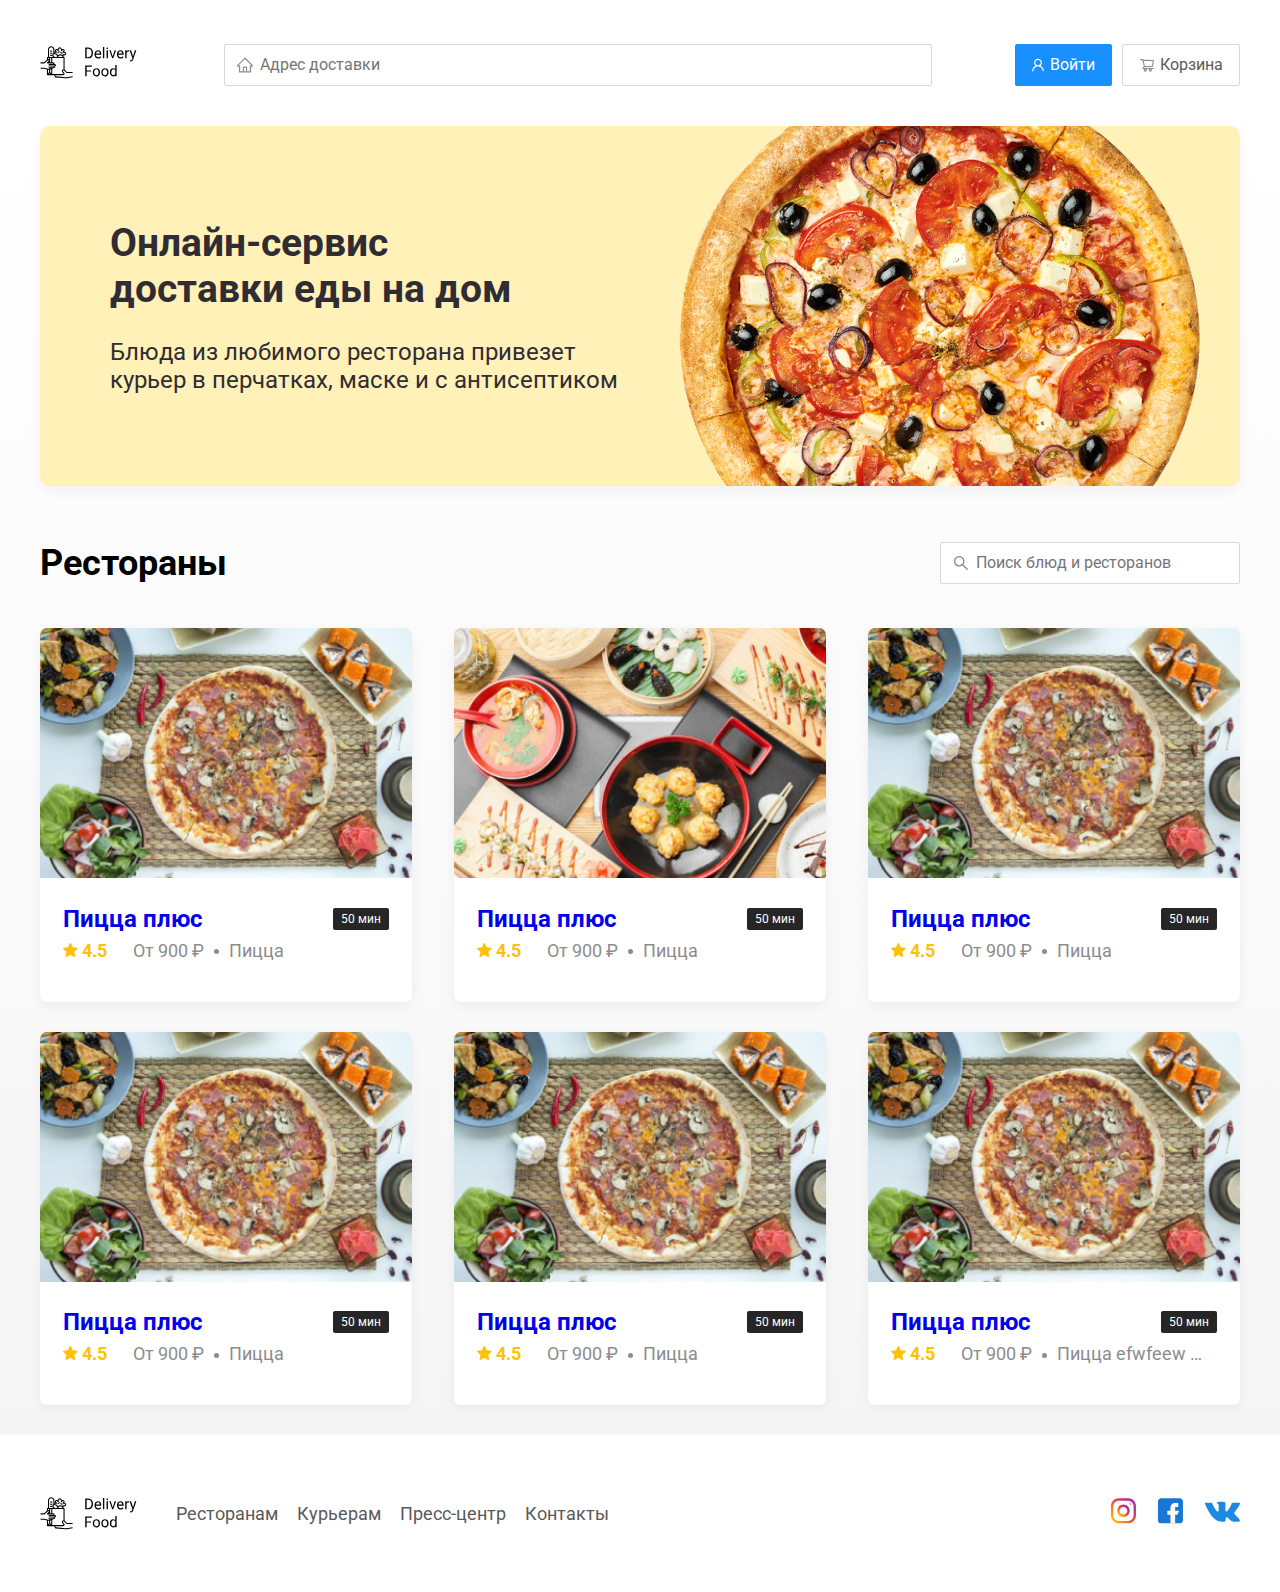
<file: index.html>
<!DOCTYPE html>
<html lang="ru">

<head>
    <meta charset="UTF-8">
    <meta name="viewport" content="width=device-width, initial-scale=1.0">
    <meta http-equiv="X-UA-Compatible" content="ie=edge">
    <title>Delivery Food - доставка еды на дом</title>
    <link href="https://fonts.googleapis.com/css?family=Roboto:400,700&display=swap&subset=cyrillic" rel="stylesheet">
    <link rel="stylesheet" href="css/normalize.css">
    <link rel="stylesheet" href="css/style.css">
</head>

<body>
    <div class="container">
        <header class="header">
            <a href="index.html" class="logo">
                    <img src="img/logo.svg" alt="logo"/> 
            </a>
            <input type="text" class="input input-address" placeholder="Адрес доставки">
            <div class="buttons">
                <button class="button button-primary">
                    <img src="img/person.svg" alt="person" class="button-icon">
                    <span class="button-text">Войти</span>
                </button>
                <button class="button">
                    <img src="img/basket.svg" alt="basket" class="button-icon">
                    <span class="button-text">Корзина</span>
                </button>
            </div>
        </header>
    </div>

    <main class="main">
        <div class="container">
                <section class="promo">
                        <h1 class="promo-title">Онлайн-сервис<br>доставки еды на дом
                        </h1>
                        <p class="promo-text">
                            Блюда из любимого ресторана привезет курьер в перчатках, маске и с антисептиком
                        </p>
            
                    </section>
            
                    <section class="restaurants">
                        <div class="section-heading">
                            <h2 class="section-title">Рестораны</h2>
                            <input type="text" class="input input-search" placeholder="Поиск блюд и ресторанов">
                        </div>
                        <div class="cards">
                            <a href="rest.html" class="card">
                                <img src="img/image.jpg" alt="image" class="card-img">
                                <div class="card-text">
                                    <div class="card-heading">
                                        <h3 class="card-title">Пицца плюс</h3>
                                        <span class="card-tag tag">50 мин</span>
                                    </div>
                                    <!-- /.card-heading -->
                                    <div class="card-info">
                                        <div class="rating"><img src="img/star.svg" alt="rating" class="rating-star"> 4.5</div>
                                        <div class="price">От 900 ₽</div>
                                        <div class="category">Пицца</div>
                                    </div>
                                    <!-- /.card-info -->
                                </div>
                                <!-- /.card-text -->
                            </a>
                            <!-- /.card -->
            
                            <a href="rest.html" class="card">
                                <img src="img/image-one.jpg" alt="image" class="card-img">
                                <div class="card-text">
                                    <div class="card-heading">
                                        <h3 class="card-title">Пицца плюс</h3>
                                        <span class="card-tag tag">50 мин</span>
                                    </div>
                                    <!-- /.card-heading -->
                                    <div class="card-info">
                                        <div class="rating"><img src="img/star.svg" alt="rating" class="rating-star"> 4.5</div>
                                        <div class="price">От 900 ₽</div>
                                        <div class="category">Пицца</div>
                                    </div>
                                    <!-- /.card-info -->
                                </div>
                                <!-- /.card-text -->
                            </a>
                            <!-- /.card -->
            
            
                            <a href="rest.html" class="card">
                                <img src="img/image.jpg" alt="image" class="card-img">
                                <div class="card-text">
                                    <div class="card-heading">
                                        <h3 class="card-title">Пицца плюс</h3>
                                        <span class="card-tag tag">50 мин</span>
                                    </div>
                                    <!-- /.card-heading -->
                                    <div class="card-info">
                                        <div class="rating"><img src="img/star.svg" alt="rating" class="rating-star"> 4.5</div>
                                        <div class="price">От 900 ₽</div>
                                        <div class="category">Пицца</div>
                                    </div>
                                    <!-- /.card-info -->
                                </div>
                                <!-- /.card-text -->
                            </a>
                            <!-- /.card -->
            
                            <a href="rest.html" class="card">
                                <img src="img/image.jpg" alt="image" class="card-img">
                                <div class="card-text">
                                    <div class="card-heading">
                                        <h3 class="card-title">Пицца плюс</h3>
                                        <span class="card-tag tag">50 мин</span>
                                    </div>
                                    <!-- /.card-heading -->
                                    <div class="card-info">
                                        <div class="rating"><img src="img/star.svg" alt="rating" class="rating-star"> 4.5</div>
                                        <div class="price">От 900 ₽</div>
                                        <div class="category">Пицца</div>
                                    </div>
                                    <!-- /.card-info -->
                                </div>
                                <!-- /.card-text -->
                            </a>
                            <!-- /.card -->
            
                            <a href="rest.html" class="card">
                                <img src="img/image.jpg" alt="image" class="card-img">
                                <div class="card-text">
                                    <div class="card-heading">
                                        <h3 class="card-title">Пицца плюс</h3>
                                        <span class="card-tag tag">50 мин</span>
                                    </div>
                                    <!-- /.card-heading -->
                                    <div class="card-info">
                                        <div class="rating"><img src="img/star.svg" alt="rating" class="rating-star"> 4.5</div>
                                        <div class="price">От 900 ₽</div>
                                        <div class="category">Пицца</div>
                                    </div>
                                    <!-- /.card-info -->
                                </div>
                                <!-- /.card-text -->
                            </a>
                            <!-- /.card -->
            
            
                            <a href="rest.html" class="card">
                                <img src="img/image.jpg" alt="image" class="card-img">
                                <div class="card-text">
                                    <div class="card-heading">
                                        <h3 class="card-title">Пицца плюс</h3>
                                        <span class="card-tag tag">50 мин</span>
                                    </div>
                                    <!-- /.card-heading -->
                                    <div class="card-info">
                                        <div class="rating"><img src="img/star.svg" alt="rating" class="rating-star"> 4.5</div>
                                        <div class="price">От 900 ₽</div>
                                        <div class="category">Пицца efwfeew wfjekjfwlkk fwf</div>
                                    </div>
                                    <!-- /.card-info -->
                                </div>
                                <!-- /.card-text -->
                            </a>
                            <!-- /.card -->
            
            
                        </div>
                        <!-- /.cards -->
                    </section>
        </div>
    </main>

    <footer class="footer">
        <div class="container">
            <div class="footer-block">
                <img src="img/logo.svg" alt="logo" class="logo footer-logo">
                <nav class="footer-nav">
                    <a href="#" class="footer-link">Ресторанам </a>
                    <a href="#" class="footer-link">Курьерам</a>
                    <a href="#" class="footer-link">Пресс-центр</a>
                    <a href="#" class="footer-link">Контакты</a>
                </nav>
                <div class="social-links">
                    <a href="#" class="social-link"><img src="img/inst.svg" alt="inst"></a>
                    <a href="#" class="social-link"><img src="img/fb.svg" alt="facebook"></a>
                    <a href="#" class="social-link"><img src="img/vk.svg" alt="vk"></a>
                </div>
            </div>
        </div>
    </footer>
</body>

</html>
</file>
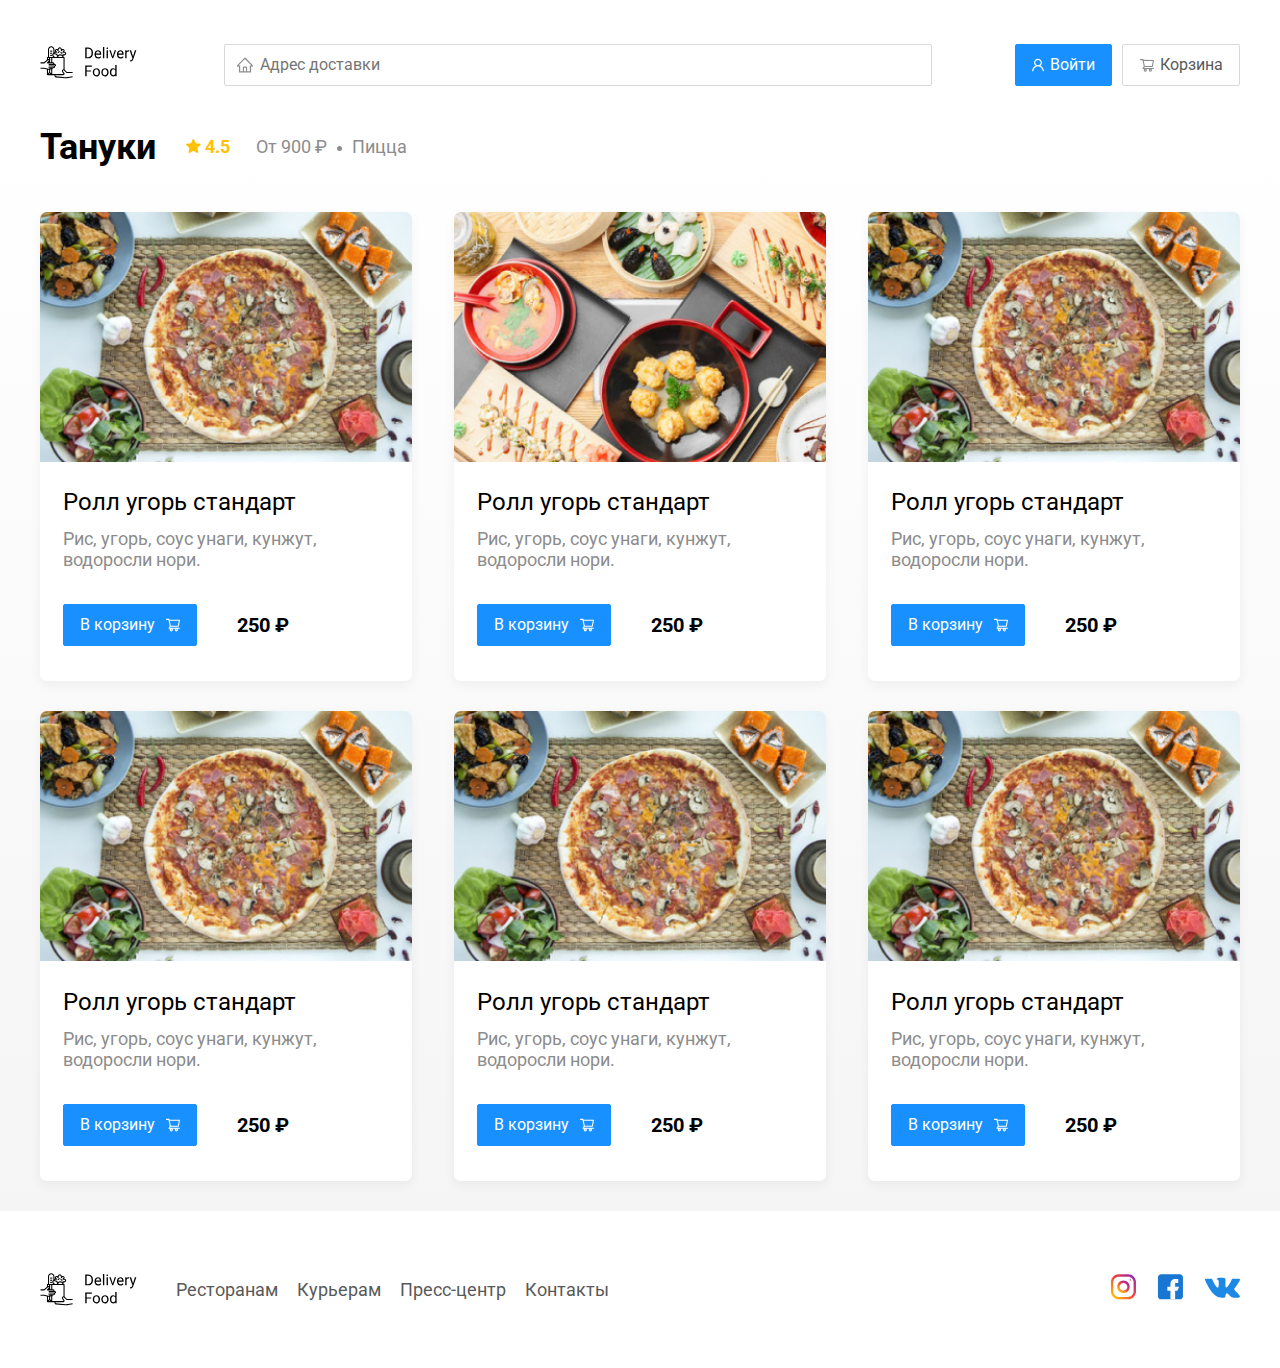
<file: rest.html>
<!DOCTYPE html>
<html lang="ru">

<head>
    <meta charset="UTF-8">
    <meta name="viewport" content="width=device-width, initial-scale=1.0">
    <meta http-equiv="X-UA-Compatible" content="ie=edge">
    <title>Тануки - доставка еды на дом</title>
    <link href="https://fonts.googleapis.com/css?family=Roboto:400,700&display=swap&subset=cyrillic" rel="stylesheet">
    <link rel="stylesheet" href="css/normalize.css">
    <link rel="stylesheet" href="css/animate.css">
    <link rel="stylesheet" href="css/style.css">
</head>

<body>
    <div class="container">
        <header class="header">
                <a href="index.html" class="logo">
                        <img src="img/logo.svg" alt="logo"/> 
                </a>
            <input type="text" class="input input-address" placeholder="Адрес доставки">
            <div class="buttons">
                <button class="button button-primary">
                    <img src="img/person.svg" alt="person" class="button-icon">
                    <span class="button-text">Войти</span>
                </button>
                <button class="button" id="cart-button">
                    <img src="img/basket.svg" alt="basket" class="button-icon">
                    <span class="button-text">Корзина</span>
                </button>
            </div>
        </header>
    </div>



    <main class="main">
        <div class="container">
            <section class="restaurants">
                <div class="section-heading">
                    <h2 class="section-title">Тануки</h2>
                    <div class="card-info">
                        <div class="rating"><img src="img/star.svg" alt="rating" class="rating-star"> 4.5</div>
                        <div class="price">От 900 ₽</div>
                        <div class="category">Пицца</div>
                    </div>
                    <!-- /.card-info -->
                </div>
                <div class="cards">
                    <div class="card wow fadeInUp" data-wow-delay="0.1s">
                        <img src="img/image.jpg" alt="image" class="card-img">
                        <div class="card-text">
                            <div class="card-heading">
                                <h3 class="card-title card-title-reg">Ролл угорь стандарт</h3>
                            </div>
                            <!-- /.card-heading -->
                            <div class="card-info">
                                <div class="ingredients">Рис, угорь, соус унаги, кунжут, водоросли нори.  </div>
                            </div>
                            <!-- /.card-info -->
                            <div class="card-buttons">
                                <button class="button button-primary">
                                    <span class="button-card-text">В корзину</span>
                                    <img src="img/cart.svg" alt="cart" class="button-card-image">
                                </button>
                                <strong class="card-price-bold">250  ₽</strong>
                            </div>
                        </div>
                        <!-- /.card-text -->
                    </div>
                    <!-- /.card -->

                    <div class="card wow fadeInUp" data-wow-delay="0.2s">
                        <img src="img/image-one.jpg" alt="image" class="card-img">
                        <div class="card-text">
                                <div class="card-heading">
                                    <h3 class="card-title card-title-reg">Ролл угорь стандарт</h3>
                                </div>
                                <!-- /.card-heading -->
                                <div class="card-info">
                                    <div class="ingredients">Рис, угорь, соус унаги, кунжут, водоросли нори.  </div>
                                </div>
                                <!-- /.card-info -->
                                <div class="card-buttons">
                                    <button class="button button-primary">
                                        <span class="button-card-text">В корзину</span>
                                        <img src="img/cart.svg" alt="cart" class="button-card-image">
                                    </button>
                                    <strong class="card-price-bold">250  ₽</strong>
                                </div>
                            </div>
                            <!-- /.card-text -->
                    </div>
                    <!-- /.card -->


                    <div class="card wow fadeInUp" data-wow-delay="0.3s">
                        <img src="img/image.jpg" alt="image" class="card-img">
                        <div class="card-text">
                                <div class="card-heading">
                                    <h3 class="card-title card-title-reg">Ролл угорь стандарт</h3>
                                </div>
                                <!-- /.card-heading -->
                                <div class="card-info">
                                    <div class="ingredients">Рис, угорь, соус унаги, кунжут, водоросли нори.  </div>
                                </div>
                                <!-- /.card-info -->
                                <div class="card-buttons">
                                    <button class="button button-primary">
                                        <span class="button-card-text">В корзину</span>
                                        <img src="img/cart.svg" alt="cart" class="button-card-image">
                                    </button>
                                    <strong class="card-price-bold">250  ₽</strong>
                                </div>
                            </div>
                            <!-- /.card-text -->
                    </div>
                    <!-- /.card -->

                    <div class="card wow fadeInUp" data-wow-delay="0.4s">
                        <img src="img/image.jpg" alt="image" class="card-img">
                        <div class="card-text">
                                <div class="card-heading">
                                    <h3 class="card-title card-title-reg">Ролл угорь стандарт</h3>
                                </div>
                                <!-- /.card-heading -->
                                <div class="card-info">
                                    <div class="ingredients">Рис, угорь, соус унаги, кунжут, водоросли нори.  </div>
                                </div>
                                <!-- /.card-info -->
                                <div class="card-buttons">
                                    <button class="button button-primary">
                                        <span class="button-card-text">В корзину</span>
                                        <img src="img/cart.svg" alt="cart" class="button-card-image">
                                    </button>
                                    <strong class="card-price-bold">250  ₽</strong>
                                </div>
                            </div>
                            <!-- /.card-text -->
                    </div>
                    <!-- /.card -->

                    <div class="card wow fadeInUp" data-wow-delay="0.5s">
                        <img src="img/image.jpg" alt="image" class="card-img">
                        <div class="card-text">
                                <div class="card-heading">
                                    <h3 class="card-title card-title-reg">Ролл угорь стандарт</h3>
                                </div>
                                <!-- /.card-heading -->
                                <div class="card-info">
                                    <div class="ingredients">Рис, угорь, соус унаги, кунжут, водоросли нори.  </div>
                                </div>
                                <!-- /.card-info -->
                                <div class="card-buttons">
                                    <button class="button button-primary">
                                        <span class="button-card-text">В корзину</span>
                                        <img src="img/cart.svg" alt="cart" class="button-card-image">
                                    </button>
                                    <strong class="card-price-bold">250  ₽</strong>
                                </div>
                            </div>
                            <!-- /.card-text -->
                    </div>
                    <!-- /.card -->


                    <div class="card wow fadeInUp" data-wow-delay="0.6s">
                        <img src="img/image.jpg" alt="image" class="card-img">
                        <div class="card-text">
                                <div class="card-heading">
                                    <h3 class="card-title card-title-reg">Ролл угорь стандарт</h3>
                                </div>
                                <!-- /.card-heading -->
                                <div class="card-info">
                                    <div class="ingredients">Рис, угорь, соус унаги, кунжут, водоросли нори.  </div>
                                </div>
                                <!-- /.card-info -->
                                <div class="card-buttons">
                                    <button class="button button-primary">
                                        <span class="button-card-text">В корзину</span>
                                        <img src="img/cart.svg" alt="cart" class="button-card-image">
                                    </button>
                                    <strong class="card-price-bold">250  ₽</strong>
                                </div>
                            </div>
                            <!-- /.card-text -->
                    </div>
                    <!-- /.card -->


                </div>
                <!-- /.cards -->
            </section>
        </div>
    </main>

    <footer class="footer">
        <div class="container">
            <div class="footer-block">
                <img src="img/logo.svg" alt="logo" class="logo footer-logo">
                <nav class="footer-nav">
                    <a href="#" class="footer-link">Ресторанам </a>
                    <a href="#" class="footer-link">Курьерам</a>
                    <a href="#" class="footer-link">Пресс-центр</a>
                    <a href="#" class="footer-link">Контакты</a>
                </nav>
                <div class="social-links">
                    <a href="#" class="social-link"><img src="img/inst.svg" alt="inst"></a>
                    <a href="#" class="social-link"><img src="img/fb.svg" alt="facebook"></a>
                    <a href="#" class="social-link"><img src="img/vk.svg" alt="vk"></a>
                </div>
            </div>
        </div>
    </footer>


    <div class="modal">
        <div class="modal-dialog">
            <div class="modal-header">
                <h3 class="modal-title">Корзина</h3>
                <button class="close">&times;</button>
            </div>

            <div class="modal-body">
                <div class="food-row">
                    <span class="food-name">
                            Ролл угорь стандарт
                    </span>
                    <strong class="food-price">250 ₽</strong>
                    <div class="food-counter">
                        <button class="counter-button">-</button>
                        <span class="counter">1</span>
                        <button class="counter-button">+</button>
                    </div>
                </div>
                <!-- /.food-row -->
                <div class="food-row">
                        <span class="food-name">
                                Ролл угорь стандарт
                        </span>
                        <strong class="food-price">250 ₽</strong>
                        <div class="food-counter">
                            <button class="counter-button">-</button>
                            <span class="counter">1</span>
                            <button class="counter-button">+</button>
                        </div>
                    </div>
                    <!-- /.food-row -->
                    <div class="food-row">
                            <span class="food-name">
                                    Ролл угорь стандарт
                            </span>
                            <strong class="food-price">250 ₽</strong>
                            <div class="food-counter">
                                <button class="counter-button">-</button>
                                <span class="counter">1</span>
                                <button class="counter-button">+</button>
                            </div>
                        </div>
                        <!-- /.food-row -->
                        <div class="food-row">
                                <span class="food-name">
                                        Ролл угорь стандарт
                                </span>
                                <strong class="food-price">250 ₽</strong>
                                <div class="food-counter">
                                    <button class="counter-button">-</button>
                                    <span class="counter">1</span>
                                    <button class="counter-button">+</button>
                                </div>
                            </div>
                            <!-- /.food-row -->
                            <div class="food-row">
                                    <span class="food-name">
                                            Ролл угорь стандарт
                                    </span>
                                    <strong class="food-price">250 ₽</strong>
                                    <div class="food-counter">
                                        <button class="counter-button">-</button>
                                        <span class="counter">1</span>
                                        <button class="counter-button">+</button>
                                    </div>
                                </div>
                                <!-- /.food-row -->
            </div>

            <div class="modal-footer">
                <span class="modal-pricetag">1250 ₽</span>
                <div class="footer-buttons">
                    <button class="button button-primary">Оформить заказ</button>
                    <button class="button">Отмена</button>
                </div>
            </div>
        </div>
    </div>

    <script src="js/wow.min.js"></script>
    <script src="js/main.js"></script>

</body>

</html>
</file>
<file: css/style.css>
* {
    box-sizing: border-box;
}
body {
    font-family: 'Roboto', sans-serif;
    padding-top: 44px;
}
.container {
    max-width: 1200px;
    margin: auto;
}
.header {
    display: flex;
    align-items: center;
    justify-content: space-between;
    margin-bottom: 40px;
}
.input {
    background: #FFFFFF;
    border: 1px solid #D9D9D9;
    border-radius: 2px;
    font-size: 16px;
    line-height: 24px;
    padding: 8px;
    padding-left: 35px;
    background-repeat: no-repeat;
    background-position: left 11px center;
}
.input-address {
    flex: 0.8;
    background-image: url(../img/home.svg);
}
.input-search {
    background-image: url(../img/search.svg);
    width: 300px;
    margin-left: auto;
}
.buttons {
    display: flex;
    align-items: center;
}
.button {
    display: flex;
    align-items: center;
    padding: 8px 16px;
    background: #FFFFFF;
    border: 1px solid #D9D9D9;
    box-shadow: 0px 0px 2px rgba(0, 0, 0, 0.0015);
    border-radius: 2px;
    color: #595959;
    font-size: 16px;
    line-height: 24px;
}
.button-primary {
    background: #1890FF;
    border: 1px solid #1890FF;
    color: #FFFFFF;
    margin-right: 10px;
}
.button-icon {
    margin-right: 6px;
}
.button-card-text {
    margin-right: 10px;
}
.promo {
    box-shadow: 0px 7px 12px rgba(158, 158, 163, 0.1);
    background: #FFF1B8 url(../img/promo-img.jpeg) no-repeat top -55px right -100px / 800px;
    border-radius: 10px;
    padding: 68px 70px;
    margin-bottom: 56px;
}
.promo-title {
    font-style: normal;
    font-weight: bold;
    font-size: 39px;
    line-height: 46px;
    color: #302C34;
}
.promo-text {
    max-width: 538px;
    font-style: normal;
    font-weight: normal;
    font-size: 24px;
    line-height: 28px;
    color: #302C34;
}
.section-heading {
    display: flex;
    align-items: center;
    margin-bottom: 44px;
}
.main {
    background: linear-gradient(180deg, rgba(245, 245, 245, 0) 1.04%, #F5F5F5 100%);
}
.section-title {
    font-style: normal;
    font-weight: bold;
    font-size: 36px;
    line-height: 42px;
    color: #000000;
    margin: 0;
    margin-right: 30px;
}
.cards {
    display: flex;
    align-items: flex-start;
    justify-content: space-between;
    flex-wrap: wrap;
}
.card {
    background: #FFFFFF;
    box-shadow: 0px 4px 12px rgba(0, 0, 0, 0.05);
    border-radius: 7px;
    overflow: hidden;
    margin-bottom: 30px;
    flex-basis: 31%;
    text-decoration: none;
}
.card-img {
    width: 400px;
    height: 250px;
    object-fit: cover;
}
.card-text {
    padding-top: 20px;
    padding-bottom: 35px;
    padding-left: 23px;
    padding-right: 23px;
}
.card-heading {
    display: flex;
    align-items: center;
    justify-content: space-between;
}
.card-title {
    margin: 0;
    font-style: normal;
    font-weight: bold;
    font-size: 24px;
    line-height: 32px;
}
.card-title-reg {
    font-weight: 400;
}
.card-tag {
    color: #FFFFFF;
    font-style: normal;
    font-weight: normal;
    font-size: 12px;
    line-height: 20px;
    background: #262626;
    border-radius: 2px;
    padding: 1px 8px;
}
.card-info {
    display: flex;
    align-items: center;
    flex-wrap: wrap;
}
.card-buttons {
    display: flex;
    align-items: center;
    margin-top: 24px;
}
.card-price-bold {
    font-weight: bold;
    font-size: 20px;
    line-height: 32px;
    margin-left: 30px;
}
.rating {
    margin-right: 26px;
    color: #FFC107;
    font-style: normal;
    font-weight: bold;
    font-size: 18px;
    line-height: 32px;
}
.price, .category {
    font-weight: normal;
    font-size: 18px;
    line-height: 32px;
    color: #8C8C8C;
}
.price {
    margin-right: 10px;
}
.ingredients {
    font-weight: normal;
    font-size: 18px;
    line-height: 21px;
    color: #8C8C8C;
    margin: 10px 0;
}
.category {
    text-overflow: ellipsis;
    overflow: hidden;
    white-space: nowrap;
    max-width: 150px;
}
.price:after {
    content: "";
    width: 5px;
    height: 5px;
    background: #8C8C8C;
    display: inline-block;
    vertical-align: middle;
    border-radius: 50%;
    margin-left: 10px;
}
.footer {
    padding: 60px 0;
}
.footer-block {
    display: flex;
    align-items: center;
    justify-content: space-between;
}
.footer-nav {
    margin-right: auto;
    margin-left: 35px;
}
.footer-link {
    display: inline-block;
    color: #595959;
    text-decoration: none;
    font-style: normal;
    font-weight: normal;
    font-size: 18px;
    line-height: 21px;
}
.footer-link:not(:last-child) {
    margin-right: 15px;
}
.social-links {
    display: flex;
    align-items: center;

}
.social-link:not(:last-child) {
    margin-right: 21px;
}

.modal {
    position: fixed;
    left: 0;
    top: 0;
    width: 100%;
    height: 100%;
    background: rgba(0, 0, 0, 0.4);
    display: none;
}
.is-open {
    display: flex;
}
.modal-dialog {
    max-width: 780px;
    width: 95%;
    background: #FFFFFF;
    border-radius: 5px;
    margin: auto;
    padding: 40px 45px;
}
.modal-header {
    display: flex;
    align-items: center;
    justify-content: space-between;
    margin-bottom: 45px;
}
.modal-title {
    margin: 0;
    font-style: normal;
    font-weight: bold;
    font-size: 36px;
    line-height: 42px;
    color: #000000;
}
.close {
    font-size: 36px;
    border: none;
    background-color: transparent;
}
.modal-body {
    margin-bottom: 59px;
}
.food-row {
    display: flex;
    align-items: flex-start;
    justify-content: space-between;
    padding-bottom: 8px;
    border-bottom: 1px solid #D9D9D9;
    margin-bottom: 15px;
}
.food-name {
    font-weight: normal;
    font-size: 18px;
    line-height: 32px;
}
.food-price {
    margin-left: auto;
    margin-right: 47px;
    font-weight: bold;
    font-size: 20px;
    line-height: 32px;
}
.food-counter {
    display: flex;
    align-items: center;
     justify-content: space-between;
}
.counter-button {
    display: flex;
    align-items: center;
    justify-content: center;
    width: 39px;
    height: 32px;
    background: #FFFFFF;
    border: 1px solid #40A9FF;
    box-sizing: border-box;
    border-radius: 2px;
    font-weight: normal;
    font-size: 14px;
    line-height: 22px;
    color: #40A9FF;
}
.counter {
    font-size: 16px;
    line-height: 24px;
    margin-left: 10px;
    margin-right: 10px;
}
.modal-footer {
    display: flex;
    align-items: center;
    justify-content: space-between;
}
.footer-buttons {
    display: flex;
    align-items: center;
}
.modal-pricetag {
    background: #262626;
    border-radius: 5px;
    font-size: 20px;
    color: #FAFAFA;
    padding: 15px 20px;
}

@media (max-width: 1266px) {
    .container {
        max-width: 960px;
    }
    .promo {
        background-position: center right -300px;
        background-size: 750px;
    }
    .rating {
        margin-right: 15px;

    }
    .category,
    .price {
        font-size: 14px;
    }
}
@media (max-width: 992px) {
    .container {
        max-width: 750px;
    }
    .promo {
        padding: 50px;
        background-size: 500px;
        background-position: center right -200px;
    }
    .promo-text {
        font-size: 18px;
        max-width: 400px;
    }
    .card {
        flex-basis: 49%;
    }
    .footer-link {
        font-size: 16px;
    }
}
@media (max-width: 768px) {
    .container {
        max-width: 570px;
    }
    .card-info {
       flex-wrap: wrap; 
    }
    .card.rating {
        flex-basis: 100%;
    }
    .card-title {
        font-size: 18px;
    }
    .promo {
        background-size: 400px;
        background-position: bottom 4px right -200px;
    }
    .promo-title {
        font-size: 24px;
        line-height: 1.4;
    }
    .promo-text {
        margin-top: 0;
    }
}
@media (max-width: 578px) {
    .container {
        width: 90%;
    }
    .header {
        flex-wrap: wrap;
    }
    .input-address {
        margin-top: 15px;
        order: 5;
        flex: 1;
    }
    .promo {
        background-image: none;
    }
    .promo-title {
        margin-bottom: 10px;
    }
    .section-title {
        font-size: 20px;
    }
    .card {
        flex-basis: 100%;
    }
    .card-img {
        width: 100%;
    }
    .footer {
        padding: 30px 0;
    }
    .footer-block {
        align-items: flex-start;
    }
    .footer-nav {
        margin-right: 0;
        margin-left: 0;
        order: 0;
        display: flex;
        flex-direction: column;
    }
    .footer-logo {
        margin-right: 15px;
        order: 1;
    }
    .social-links {
        order: 2;
    }
}
@media (max-width: 480px) {
    .button-text {
        display: none;
    }
    .button {
        min-height: 40px;
    }
    .button-icon {
        margin: 0;
    }
    .promo {
        padding: 20px;
    }
    .section-heading {
        flex-wrap: wrap;
    }
    .footer-block {
        flex-wrap: wrap;
        flex-direction: column;
        align-items: center;
    }
    .footer-logo {
        order: 0;
        margin-bottom: 20px;
    }
    .footer-nav {
        margin-bottom: 20px;
        text-align: center;
    }
    .footer-link:not(:last-child) {
        margin-right: 0;
    }
}
</file>
